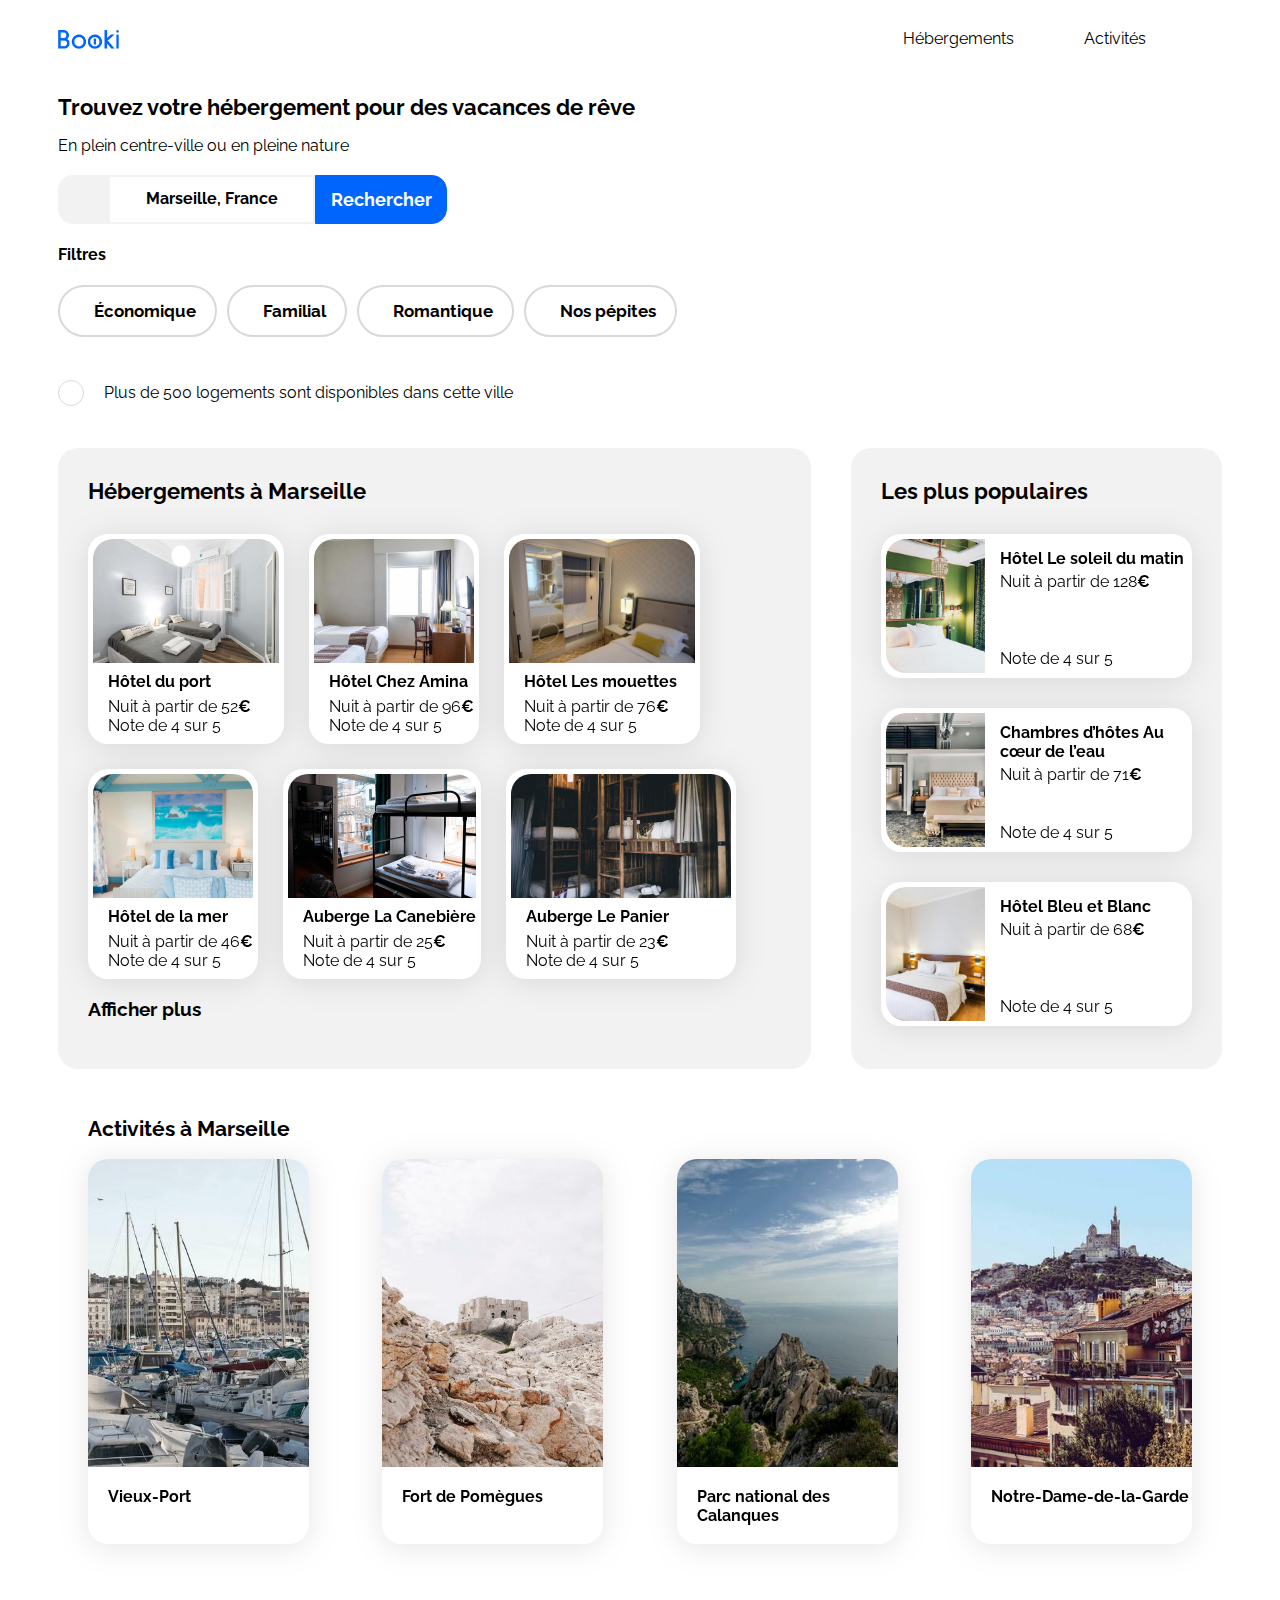
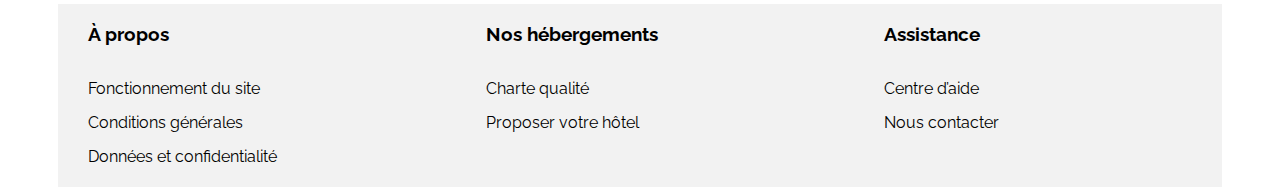
<file: index.html>
<!DOCTYPE html>
<html lang="fr">

<head>
    <meta charset="UTF-8">
    <meta name="viewport" content="width=device-width, initial-scale=1.0">
    <title>Booki</title>
    <link rel="preconnect" href="https://fonts.googleapis.com">
    <link rel="preconnect" href="https://fonts.gstatic.com" crossorigin>
    <link href="https://fonts.googleapis.com/css2?family=Raleway:wght@400;500;700&display=swap" rel="stylesheet">
    <link rel="stylesheet" href="https://cdnjs.cloudflare.com/ajax/libs/font-awesome/6.2.1/css/all.min.css"
        integrity="sha512-MV7K8+y+gLIBoVD59lQIYicR65iaqukzvf/nwasF0nqhPay5w/9lJmVM2hMDcnK1OnMGCdVK+iQrJ7lzPJQd1w=="
        crossorigin="anonymous" referrerpolicy="no-referrer">
    <link rel="stylesheet" href="./css/style.css">
</head>

<body>
    <div class="main-container">

        <!-- HEADER -->

        <header class="header-group">

            <div class="logo">
                <img src="images/logo/Booki.png" alt="Logo Booki">
            </div>

            <!-- MENU -->
            <nav class="menu-nav">

                <div class="links-bar">
                    <a class="links" href="#Hebergements">Hébergements</a>
                </div>

                <div class="links-bar">
                    <a class="links" href="#Activites">Activités</a>
                </div>
            </nav>
        </header>

        <main>

            <!-- INFO GROUP-->

            <div class="info-group">
                <h1 class="info-title">Trouvez votre hébergement pour des vacances de rêve</h1>
                <p>En plein centre-ville ou en pleine nature</p>

                <form class="searchBar">
                    <div class="search-icon">
                        <i class="fa-solid fa-location-dot localisation"></i>
                    </div>
                    <input type="text" name="text" class="searcForm" placeholder="Marseille, France">
                    <button class="button-glass">
                        <i class="fa-solid fa-magnifying-glass"></i>
                    </button>
                    <button class="searchButton">Rechercher</button>
                </form>


                <!-- FILTRES -->
                <div>
                    <h4>Filtres</h4>
                </div>

                <div class="filters">

                    <div>
                        <i class="fa-solid fa-money-bill-wave"></i>
                        Économique
                    </div>

                    <div>
                        <i class="fa-sharp fa-solid fa-person"></i>
                        Familial
                    </div>

                    <div>
                        <i class="fa-solid fa-heart"></i>
                        Romantique
                    </div>

                    <div>
                        <i class="fa-sharp fa-solid fa-fire"></i>
                        Nos pépites
                    </div>
                </div>

                <div class="info">
                    <div class="infoCircle">
                        <i class="fa-solid fa-info"></i>
                    </div>
                    <p>Plus de 500 logements sont disponibles dans cette ville</p>
                </div>
            </div>

            <!-- HEBERGEMENTS CARDS -->

            <div class="hebergements-and-populaires">
                <section class="hebergements">

                    <h2 class="section-title" id="Hebergements">Hébergements à Marseille</h2>

                    <div class="hebergements-cards">
                        <article class="card">
                            <a href="#">
                                <img src="./images/hebergements/fred-kleber.jpg"
                                    alt="Image de chambre d'hôtel avec lit double">
                                <div class="card-content">
                                    <div class="card-txt">
                                        <h3 class="card-title">Hôtel du port</h3>
                                        <p class="card-subtitle">Nuit à partir de 52<span class="euro">€</span></p>
                                    </div>
                                    <div class="card-rating">
                                        <i class="fa-xs fa-solid fa-star" aria-hidden="true"></i>
                                        <i class="fa-xs fa-solid fa-star" aria-hidden="true"></i>
                                        <i class="fa-xs fa-solid fa-star" aria-hidden="true"></i>
                                        <i class="fa-xs fa-solid fa-star" aria-hidden="true"></i>
                                        <i class="fa-xs fa-solid fa-star neutral-star" aria-hidden="true"></i>
                                        <span class="sr-only">Note de 4 sur 5</span>
                                    </div>
                                </div>
                            </a>
                        </article>

                        <article class="card">
                            <a href="#">
                                <img src="./images/hebergements/febrian-zakaria.jpg"
                                    alt="Image chambre d'hôtel avec lit double et bureau">
                                <div class="card-content">
                                    <div class="card-txt">
                                        <h3 class="card-title">Hôtel Chez Amina</h3>
                                        <p class="card-subtitle">Nuit à partir de 96<span class="euro">€</span></p>
                                    </div>
                                    <div class="card-rating">
                                        <i class="fa-xs fa-solid fa-star" aria-hidden="true"></i>
                                        <i class="fa-xs fa-solid fa-star" aria-hidden="true"></i>
                                        <i class="fa-xs fa-solid fa-star" aria-hidden="true"></i>
                                        <i class="fa-xs fa-solid fa-star" aria-hidden="true"></i>
                                        <i class="fa-xs fa-solid fa-star neutral-star" aria-hidden="true"></i>
                                        <span class="sr-only">Note de 4 sur 5</span>
                                    </div>
                                </div>
                            </a>
                        </article>

                        <article class="card">
                            <a href="#">
                                <img src="./images/hebergements/reisetopia.jpg"
                                    alt="Image de chambre d'hôtel avec un grand lit et une armoire muni d'un miroir">
                                <div class="card-content">
                                    <div class="card-txt">
                                        <h3 class="card-title">Hôtel Les mouettes</h3>
                                        <p class="card-subtitle">Nuit à partir de 76<span class="euro">€</span></p>
                                    </div>
                                    <div class="card-rating">
                                        <i class="fa-xs fa-solid fa-star" aria-hidden="true"></i>
                                        <i class="fa-xs fa-solid fa-star" aria-hidden="true"></i>
                                        <i class="fa-xs fa-solid fa-star" aria-hidden="true"></i>
                                        <i class="fa-xs fa-solid fa-star" aria-hidden="true"></i>
                                        <i class="fa-xs fa-solid fa-star neutral-star" aria-hidden="true"></i>
                                        <span class="sr-only">Note de 4 sur 5</span>
                                    </div>
                                </div>
                            </a>
                        </article>

                        <article class="card">
                            <a href="#">
                                <img src="./images/hebergements/annie-spratt.jpg"
                                    alt="Image de chambre d'hôtel avec grand lit et tableau de la mer">
                                <div class="card-content">
                                    <div class="card-txt">
                                        <h3 class="card-title">Hôtel de la mer</h3>
                                        <p class="card-subtitle">Nuit à partir de 46<span class="euro">€</span></p>
                                    </div>
                                    <div class="card-rating">
                                        <i class="fa-xs fa-solid fa-star" aria-hidden="true"></i>
                                        <i class="fa-xs fa-solid fa-star" aria-hidden="true"></i>
                                        <i class="fa-xs fa-solid fa-star" aria-hidden="true"></i>
                                        <i class="fa-xs fa-solid fa-star" aria-hidden="true"></i>
                                        <i class="fa-xs fa-solid fa-star neutral-star" aria-hidden="true"></i>
                                        <span class="sr-only">Note de 4 sur 5</span>
                                    </div>
                                </div>
                            </a>
                        </article>

                        <article class="card">
                            <a href="#">
                                <img src="./images/hebergements/marcus-loke.jpg"
                                    alt="Image de chambre d'hôtel avec un lit superposé et une fenêtre avec vue sur la ville">
                                <div class="card-content">
                                    <div class="card-txt">
                                        <h3 class="card-title">Auberge La Canebière</h3>
                                        <p class="card-subtitle">Nuit à partir de 25<span class="euro">€</span></p>
                                    </div>
                                    <div class="card-rating">
                                        <i class="fa-xs fa-solid fa-star" aria-hidden="true"></i>
                                        <i class="fa-xs fa-solid fa-star" aria-hidden="true"></i>
                                        <i class="fa-xs fa-solid fa-star" aria-hidden="true"></i>
                                        <i class="fa-xs fa-solid fa-star" aria-hidden="true"></i>
                                        <i class="fa-xs fa-solid fa-star neutral-star" aria-hidden="true"></i>
                                        <span class="sr-only">Note de 4 sur 5</span>
                                    </div>
                                </div>
                            </a>
                        </article>

                        <article class="card">
                            <a href="#">
                                <img src="./images/hebergements/nicate-lee.jpg"
                                    alt="Image de la chambre d'hôtel avec deux lits superposés">
                                <div class="card-content">
                                    <div class="card-txt">
                                        <h3 class="card-title">Auberge Le Panier</h3>
                                        <p class="card-subtitle">Nuit à partir de 23<span class="euro">€</span></p>
                                    </div>
                                    <div class="card-rating">
                                        <i class="fa-xs fa-solid fa-star" aria-hidden="true"></i>
                                        <i class="fa-xs fa-solid fa-star" aria-hidden="true"></i>
                                        <i class="fa-xs fa-solid fa-star" aria-hidden="true"></i>
                                        <i class="fa-xs fa-solid fa-star" aria-hidden="true"></i>
                                        <i class="fa-xs fa-solid fa-star neutral-star" aria-hidden="true"></i>
                                        <span class="sr-only">Note de 4 sur 5</span>
                                    </div>
                                </div>
                            </a>
                        </article>
                    </div>
                    <h3>Afficher plus</h3>
                </section>

                <!--LES PLUS POPULAIRE-->

                <section class="populaires" id="populaires">
                    <div class="populaires-title">
                        <h2 class="section-title">Les plus populaires</h2>
                        <i class="fa-solid fa-chart-line" aria-hidden="true"></i>
                    </div>
                    <div class="populaires-cards">
                        <a href="#">
                            <article class="card">
                                <img src="./images/hebergements/emile-guillemot.jpg"
                                    alt="Image de la chambre d'hôtel montrant un lit">
                                <div class="card-content">
                                    <div class="card-txt">
                                        <h3 class="card-title">Hôtel Le soleil du matin</h3>
                                        <p class="card-subtitle">Nuit à partir de 128<span class="euro">€</span></p>
                                    </div>
                                    <div class="card-rating">
                                        <i class="fa-xs fa-solid fa-star" aria-hidden="true"></i>
                                        <i class="fa-xs fa-solid fa-star" aria-hidden="true"></i>
                                        <i class="fa-xs fa-solid fa-star" aria-hidden="true"></i>
                                        <i class="fa-xs fa-solid fa-star" aria-hidden="true"></i>
                                        <i class="fa-xs fa-solid fa-star neutral-star" aria-hidden="true"></i>
                                        <span class="sr-only">Note de 4 sur 5</span>
                                    </div>
                                </div>
                            </article>
                        </a>

                        <a href="#">
                            <article class="card">
                                <img src="./images/hebergements/aw-creative.jpg"
                                    alt="Image de la chambre d'hôtel montrant un lit">
                                <div class="card-content">
                                    <div class="card-txt">
                                        <h3 class="card-title">Chambres d’hôtes Au cœur de l’eau</h3>
                                        <p class="card-subtitle">Nuit à partir de 71<span class="euro">€</span></p>
                                    </div>
                                    <div class="card-rating">
                                        <i class="fa-xs fa-solid fa-star" aria-hidden="true"></i>
                                        <i class="fa-xs fa-solid fa-star" aria-hidden="true"></i>
                                        <i class="fa-xs fa-solid fa-star" aria-hidden="true"></i>
                                        <i class="fa-xs fa-solid fa-star" aria-hidden="true"></i>
                                        <i class="fa-xs fa-solid fa-star neutral-star" aria-hidden="true"></i>
                                        <span class="sr-only">Note de 4 sur 5</span>
                                    </div>
                                </div>
                            </article>
                        </a>

                        <a href="#">
                            <article class="card">
                                <img src="./images/hebergements/febrian-zakaria2.jpg"
                                    alt="Image de la chambre d'hôtel montrant un lit">
                                <div class="card-content">
                                    <div class="card-txt">
                                        <h3 class="card-title">Hôtel Bleu et Blanc</h3>
                                        <p class="card-subtitle">Nuit à partir de 68<span class="euro">€</span></p>
                                    </div>
                                    <div class="card-rating">
                                        <i class="fa-xs fa-solid fa-star" aria-hidden="true"></i>
                                        <i class="fa-xs fa-solid fa-star" aria-hidden="true"></i>
                                        <i class="fa-xs fa-solid fa-star" aria-hidden="true"></i>
                                        <i class="fa-xs fa-solid fa-star" aria-hidden="true"></i>
                                        <i class="fa-xs fa-solid fa-star neutral-star" aria-hidden="true"></i>
                                        <span class="sr-only">Note de 4 sur 5</span>
                                    </div>
                                </div>
                            </article>
                        </a>
                    </div>
                </section>
            </div>
        </main>

        <!-- ACTIVITÉS -->

        <section>
            <div class="activitiesSection">

                <div>
                    <h2 id="Activites">Activités à Marseille</h2>
                </div>
                <div class="activitiesContent">
                    <div class="activitiesCards">
                        <a href="#">
                            <img src="images/activites/reno-laithienne.jpg" alt="Image du vieux port">
                            <div class="activitiesCards-elements">
                                <h3>Vieux-Port</h3>
                            </div>
                        </a>
                    </div>

                    <div class="activitiesCards">
                        <a href="#">
                            <img src="images/activites/paul-hermann.jpg" alt="Image du Fort de Pomègue">
                            <div class="activitiesCards-elements">
                                <h3>Fort de Pomègues</h3>
                            </div>
                        </a>
                    </div>

                    <div class="activitiesCards">
                        <a href="#">
                            <img src="images/activites/kilyan-sockalingum.jpg"
                                alt="Image du Parc nationnal des Calanques">
                            <div class="activitiesCards-elements">
                                <h3>Parc national des Calanques</h3>
                            </div>
                        </a>
                    </div>
                    <div class="activitiesCards">
                        <a href="#">
                            <img src="images/activites/florian-wehde.jpg" alt="Image de Notre-Dame-de-la-Garde">
                            <div class="activitiesCards-elements">
                                <h3>Notre-Dame-de-la-Garde</h3>
                            </div>
                        </a>
                    </div>
                </div>
            </div>
        </section>

        <!-- FOOTER -->

        <footer>
            <div>
                <h3>À propos</h3>
                <ul>
                    <li><a href="#">Fonctionnement du site</a></li>
                    <li><a href="#">Conditions générales </a></li>
                    <li><a href="#">Données et confidentialité</a></li>
                </ul>
            </div>

            <div>
                <h3>Nos hébergements</h3>
                <ul>
                    <li><a href="#">Charte qualité</a></li>
                    <li><a href="#">Proposer votre hôtel</a></li>
                </ul>
            </div>
            <div>
                <h3>Assistance</h3>
                <ul>
                    <li><a href="#">Centre d’aide</a></li>
                    <li><a href="#">Nous contacter</a></li>
                </ul>
            </div>
        </footer>
    </div>
</body>

</html>
</file>
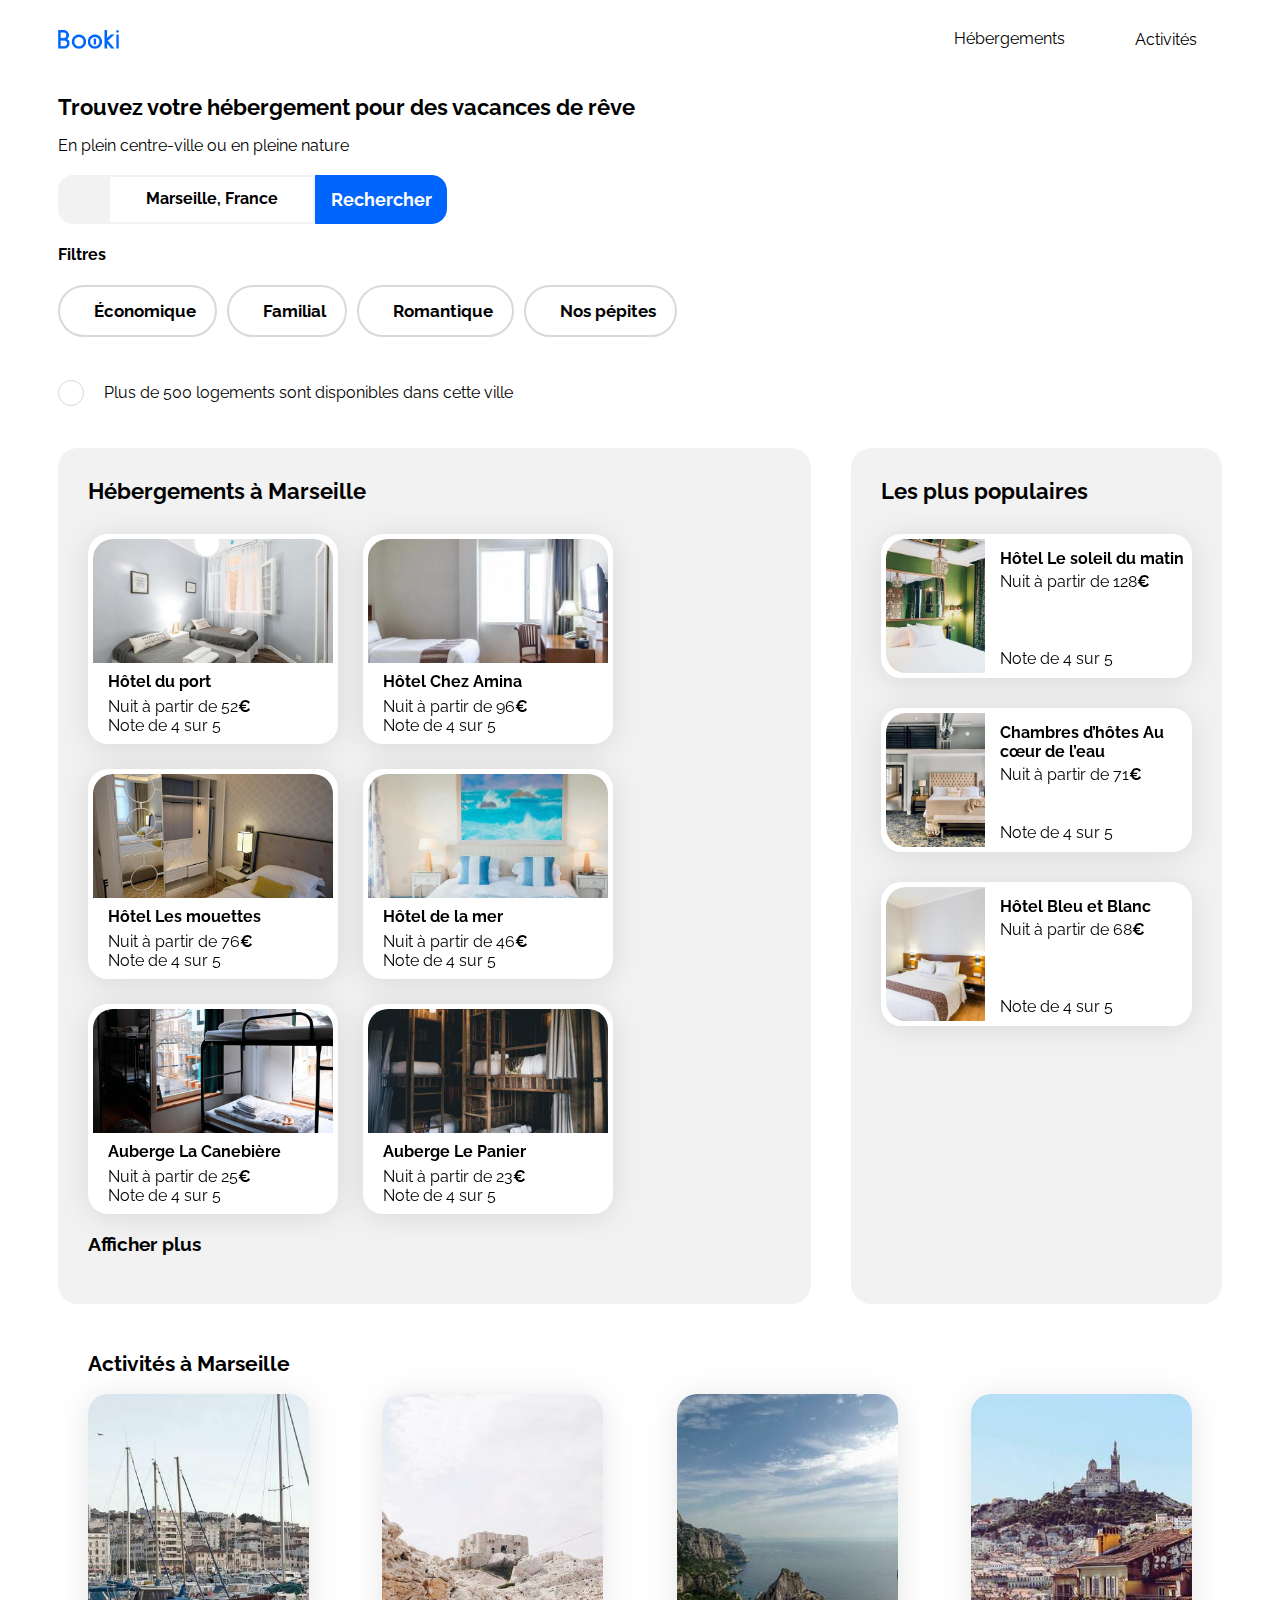
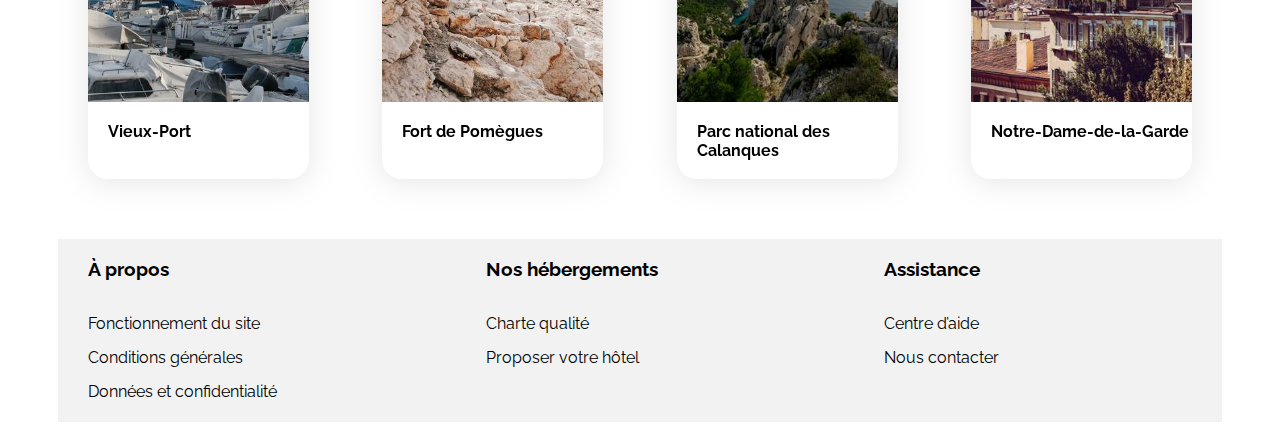
<file: Agence de Voyage/index.html>
<!DOCTYPE html>
<html lang="fr">

<head>
  <meta charset="UTF-8">
  <meta name="viewport" content="width=device-width, initial-scale=1.0">
  <title>Booki</title>
  <link rel="preconnect" href="https://fonts.googleapis.com">
  <link rel="preconnect" href="https://fonts.gstatic.com" crossorigin>
  <link href="https://fonts.googleapis.com/css2?family=Raleway:wght@400;500;700&display=swap" rel="stylesheet">
  <link rel="stylesheet" href="https://cdnjs.cloudflare.com/ajax/libs/font-awesome/6.2.1/css/all.min.css"
    integrity="sha512-MV7K8+y+gLIBoVD59lQIYicR65iaqukzvf/nwasF0nqhPay5w/9lJmVM2hMDcnK1OnMGCdVK+iQrJ7lzPJQd1w=="
    crossorigin="anonymous" referrerpolicy="no-referrer">
  <link rel="stylesheet" href="./css/style.css">
</head>

<body>
<div class="main-container">   

    <!-- HEADER -->

<header class="header-group">

<div class="logo">
    <img src="images/logo/Booki.png" alt="Logo Booki">
</div>

      <!-- MENU -->
<nav class="menu-nav">

<div class="links-bar">
    <a class="links" href="#Hebergements">Hébergements</a>
</div>

<div class="links-bar">
    <a class="likns" href="#Activites">Activités</a>
</div>
</nav>
</header>

<main>
  
         <!-- INFO GROUP-->

<div class="info-group">
    <h1 class="info-title">Trouvez votre hébergement pour des vacances de rêve</h1>
    <p>En plein centre-ville ou en pleine nature</p>

<form class="searchBar"> 
<div class="search-icon">
    <i class="fa-solid fa-location-dot localisation"></i>
</div>
    <input type="text" name="text" class="searcForm" placeholder="Marseille, France">
    <button class="button-glass">
    <i class="fa-solid fa-magnifying-glass"></i>
    </button>
    <button class="searchButton">Rechercher</button>
</form>
 

        <!-- FILTRES -->
<div>
    <h4>Filtres</h4>
</div>

<div class="filters">

<div>
    <i class="fa-solid fa-money-bill-wave"></i>
    Économique
</div>

<div>
    <i class="fa-sharp fa-solid fa-person"></i>
    Familial
</div>

<div>
    <i class="fa-solid fa-heart"></i>
    Romantique
</div>

<div>
    <i class="fa-sharp fa-solid fa-fire"></i>
    Nos pépites
</div>
</div>
      
<div class="info">
<div class="infoCircle">
    <i class="fa-solid fa-info"></i>
</div>
    <p>Plus de 500 logements sont disponibles dans cette ville</p>
</div>
</div>

      <!-- HEBERGEMENTS CARDS -->

<div class="hebergements-and-populaires">
<section class="hebergements">

<h2 class="section-title" id="Hebergements">Hébergements à Marseille</h2>

<div class="hebergements-cards">
<article class="card">
<a href="#">
    <img src="./images/hebergements/fred-kleber.jpg" alt="Image de chambre d'hôtel avec lit double">
<div class="card-content">
<div class="card-txt">
    <h3 class="card-title">Hôtel du port</h3>
    <p class="card-subtitle">Nuit à partir de 52<span class="euro">€</span></p>
</div>
<div class="card-rating">
    <i class="fa-xs fa-solid fa-star" aria-hidden="true"></i>
    <i class="fa-xs fa-solid fa-star" aria-hidden="true"></i>
    <i class="fa-xs fa-solid fa-star" aria-hidden="true"></i>
    <i class="fa-xs fa-solid fa-star" aria-hidden="true"></i>
    <i class="fa-xs fa-solid fa-star neutral-star" aria-hidden="true"></i>
    <span class="sr-only">Note de 4 sur 5</span>
</div>
</div>
</a>
</article>

<article class="card"> 
<a href="#">
    <img src="./images/hebergements/febrian-zakaria.jpg" alt="Image chambre d'hôtel avec lit double et bureau">
<div class="card-content">
<div class="card-txt">
    <h3 class="card-title">Hôtel Chez Amina</h3>
    <p class="card-subtitle">Nuit à partir de 96<span class="euro">€</span></p>
</div>
<div class="card-rating">
    <i class="fa-xs fa-solid fa-star" aria-hidden="true"></i>
    <i class="fa-xs fa-solid fa-star" aria-hidden="true"></i>
    <i class="fa-xs fa-solid fa-star" aria-hidden="true"></i>
    <i class="fa-xs fa-solid fa-star" aria-hidden="true"></i>
    <i class="fa-xs fa-solid fa-star neutral-star" aria-hidden="true"></i>
    <span class="sr-only">Note de 4 sur 5</span>
</div>
</div>
</a>
</article>

<article class="card">
<a href="#">
    <img src="./images/hebergements/reisetopia.jpg" alt="Image de chambre d'hôtel avec un grand lit et une armoire muni d'un miroir">
<div class="card-content">
<div class="card-txt">
    <h3 class="card-title">Hôtel Les mouettes</h3>
    <p class="card-subtitle">Nuit à partir de 76<span class="euro">€</span></p>
</div>
<div class="card-rating">
    <i class="fa-xs fa-solid fa-star" aria-hidden="true"></i>
    <i class="fa-xs fa-solid fa-star" aria-hidden="true"></i>
    <i class="fa-xs fa-solid fa-star" aria-hidden="true"></i>
    <i class="fa-xs fa-solid fa-star" aria-hidden="true"></i>
    <i class="fa-xs fa-solid fa-star neutral-star" aria-hidden="true"></i>
    <span class="sr-only">Note de 4 sur 5</span>
</div>
</div>
</a>
</article>

<article class="card"> 
<a href="#">
    <img src="./images/hebergements/annie-spratt.jpg" alt="Image de chambre d'hôtel avec grand lit et tableau de la mer">
<div class="card-content">
<div class="card-txt">
    <h3 class="card-title">Hôtel de la mer</h3>
    <p class="card-subtitle">Nuit à partir de 46<span class="euro">€</span></p>
</div>
<div class="card-rating">
    <i class="fa-xs fa-solid fa-star" aria-hidden="true"></i>
    <i class="fa-xs fa-solid fa-star" aria-hidden="true"></i>
    <i class="fa-xs fa-solid fa-star" aria-hidden="true"></i>
    <i class="fa-xs fa-solid fa-star" aria-hidden="true"></i>
    <i class="fa-xs fa-solid fa-star neutral-star" aria-hidden="true"></i>
    <span class="sr-only">Note de 4 sur 5</span>
</div>
</div>
</a>
</article>

<article class="card">
<a href="#">
    <img src="./images/hebergements/marcus-loke.jpg" alt="Image de chambre d'hôtel avec un lit superposé et une fenêtre avec vue sur la ville">
<div class="card-content">
<div class="card-txt">
    <h3 class="card-title">Auberge La Canebière</h3>
    <p class="card-subtitle">Nuit à partir de 25<span class="euro">€</span></p>
</div>
<div class="card-rating">
    <i class="fa-xs fa-solid fa-star" aria-hidden="true"></i>
    <i class="fa-xs fa-solid fa-star" aria-hidden="true"></i>
    <i class="fa-xs fa-solid fa-star" aria-hidden="true"></i>
    <i class="fa-xs fa-solid fa-star" aria-hidden="true"></i>
    <i class="fa-xs fa-solid fa-star neutral-star" aria-hidden="true"></i>
    <span class="sr-only">Note de 4 sur 5</span>
</div>
</div>
</a>
</article>

<article class="card">
<a href="#">
    <img src="./images/hebergements/nicate-lee.jpg" alt="Image de la chambre d'hôtel avec deux lits superposés">
<div class="card-content">
<div class="card-txt">
    <h3 class="card-title">Auberge Le Panier</h3>
    <p class="card-subtitle">Nuit à partir de 23<span class="euro">€</span></p>
</div>
<div class="card-rating">
    <i class="fa-xs fa-solid fa-star" aria-hidden="true"></i>
    <i class="fa-xs fa-solid fa-star" aria-hidden="true"></i>
    <i class="fa-xs fa-solid fa-star" aria-hidden="true"></i>
    <i class="fa-xs fa-solid fa-star" aria-hidden="true"></i>
    <i class="fa-xs fa-solid fa-star neutral-star" aria-hidden="true"></i>
    <span class="sr-only">Note de 4 sur 5</span>
</div>
</div>
</a>
</article>
</div>
    <h3>Afficher plus</h3>
</section>

        <!--LES PLUS POPULAIRE-->

<section class="populaires" id="populaires">
<div class="populaires-title">
    <h2 class="section-title">Les plus populaires</h2>
    <i class="fa-solid fa-chart-line" aria-hidden="true"></i>
</div>
<div class="populaires-cards">
<a href="#">
<article class="card">
    <img src="./images/hebergements/emile-guillemot.jpg" alt="Image de la chambre d'hôtel montrant un lit">
<div class="card-content">
<div class="card-txt">
    <h3 class="card-title">Hôtel Le soleil du matin</h3>
    <p class="card-subtitle">Nuit à partir de 128<span class="euro">€</span></p>
</div>
<div class="card-rating">
    <i class="fa-xs fa-solid fa-star" aria-hidden="true"></i>
    <i class="fa-xs fa-solid fa-star" aria-hidden="true"></i>
    <i class="fa-xs fa-solid fa-star" aria-hidden="true"></i>
    <i class="fa-xs fa-solid fa-star" aria-hidden="true"></i>
    <i class="fa-xs fa-solid fa-star neutral-star" aria-hidden="true"></i>
    <span class="sr-only">Note de 4 sur 5</span>
</div>
</div>
</article>
</a>

<a href="#">
<article class="card">
    <img src="./images/hebergements/aw-creative.jpg" alt="Image de la chambre d'hôtel montrant un lit">
<div class="card-content">
<div class="card-txt">
    <h3 class="card-title">Chambres d’hôtes Au cœur de l’eau</h3>
    <p class="card-subtitle">Nuit à partir de 71<span class="euro">€</span></p>
</div>
<div class="card-rating">
    <i class="fa-xs fa-solid fa-star" aria-hidden="true"></i>
    <i class="fa-xs fa-solid fa-star" aria-hidden="true"></i>
    <i class="fa-xs fa-solid fa-star" aria-hidden="true"></i>
    <i class="fa-xs fa-solid fa-star" aria-hidden="true"></i>
    <i class="fa-xs fa-solid fa-star neutral-star" aria-hidden="true"></i>
    <span class="sr-only">Note de 4 sur 5</span>
</div>
</div>
</article>
</a>

<a href="#">
<article class="card">
    <img src="./images/hebergements/febrian-zakaria2.jpg" alt="Image de la chambre d'hôtel montrant un lit">
<div class="card-content">
<div class="card-txt">
    <h3 class="card-title">Hôtel Bleu et Blanc</h3>
    <p class="card-subtitle">Nuit à partir de 68<span class="euro">€</span></p>
</div>
<div class="card-rating">
    <i class="fa-xs fa-solid fa-star" aria-hidden="true"></i>
    <i class="fa-xs fa-solid fa-star" aria-hidden="true"></i>
    <i class="fa-xs fa-solid fa-star" aria-hidden="true"></i>
    <i class="fa-xs fa-solid fa-star" aria-hidden="true"></i>
    <i class="fa-xs fa-solid fa-star neutral-star" aria-hidden="true"></i>
    <span class="sr-only">Note de 4 sur 5</span>
</div>
</div>
</article>
</a>
</div>
</section>
</div>
</main>

    <!-- ACTIVITÉS -->

<section>
<div class="activitiesSection">

<div>
    <h2 id="Activites">Activités à Marseille</h2>
</div>
<div class="activitiesContent">
<div class="activitiesCards">
<a href="#">
    <img src="images/activites/reno-laithienne.jpg" alt="Image du vieux port">
<div class="activitiesCards-elements">
    <h3>Vieux-Port</h3>
</div>
</a>
</div>

<div class="activitiesCards">
<a href="#">
    <img src="images/activites/paul-hermann.jpg" alt="Image du Fort de Pomègue">
<div class="activitiesCards-elements">
    <h3>Fort de Pomègues</h3>
</div>
</a>
</div>

<div class="activitiesCards">
<a href="#">
    <img src="images/activites/kilyan-sockalingum.jpg" alt="Image du Parc nationnal des Calanques">
<div class="activitiesCards-elements">
    <h3>Parc national des Calanques</h3>
</div>
</a>
</div>
<div class="activitiesCards">
<a href="#">
    <img src="images/activites/florian-wehde.jpg" alt="Image de Notre-Dame-de-la-Garde">
<div class="activitiesCards-elements">
    <h3>Notre-Dame-de-la-Garde</h3>
</div>
</a>
</div>
</div>
</div>
</section>

    <!-- FOOTER -->

<footer>
<div>
    <h3>À propos</h3>
    <ul>
        <li><a href="#">Fonctionnement du site</a></li>
        <li><a href="#">Conditions générales </a></li>
        <li><a href="#">Données et confidentialité</a></li>
    </ul>
</div>

<div>
    <h3>Nos hébergements</h3>
    <ul>
        <li><a href="#">Charte qualité</a></li>
        <li><a href="#">Proposer votre hôtel</a></li>
    </ul>
</div>
<div>
    <h3>Assistance</h3>
    <ul>
        <li><a href="#">Centre d’aide</a></li>
        <li><a href="#">Nous contacter</a></li>
    </ul>
</div>
</footer>
</div>
</body>

</html>
</file>
<file: css/style.css>
/****** General ***********/
* {
font-family: "Raleway", sans-serif;
}

:root {
--main-color: #0065fc;
--main-bg-color: #f2f2f2;
--filter-bg-color: #deebff;
}

.fa-solid {
color: var(--main-color);
}

body {
display: flex;
justify-content: center;
margin-top: 0px;
}
  
.main-container {
width: 100%;
max-width: 1440px;
padding: 0 50px;
box-sizing: border-box;
} 

.section-title {
margin: 0;
font-size: 22px;
}
  
.card {
background-color: white;
border-radius: 20px;
padding: 5px;
filter: drop-shadow(0px 3px 15px rgba(0, 0, 0, 0.1));
}

.card img {
object-fit: cover;
}
  
.card-title {
font-size: 16px;
}

.euro {
font-weight: 700;
}

.neutral-star {
color: var(--main-bg-color);
}

/* HEADER */
header {
height: 79px;
}

.header-group {
display: flex;
flex-direction: row;
justify-content: space-between;
}

.logo {
display: flex;
align-items: center;
}

.logo img {
width: 61.09px;
height: 19px;
} 

/* MENU */
.menu-nav {
display: flex;
align-items: center;
padding: 0px 25px;
gap: 68px;
}
  
.links {
width: 113px;
height: 21px;
}
    
a {
text-decoration: none; color: black;
}
a:hover {
color: #0065FC;
}
    
.links-bar {
display: flex;
justify-content: center;
width: 50%;
align-items: end;
}
.links-bar:hover {
border-top: #0065FC 3px solid;
}

/* INFO GROUP */
.info-title {
font-size: 22px;
}
.searchBar {
display: flex;
flex-direction: row;
justify-content: flex-start;
margin-top: 20px;
margin-bottom: 20px;
}

.searchBar input {
border: none;
border: 2px solid #F2F2F2;
width: 199px;
height: 43px;
}

.search-icon {
width: 50px;
height: 49px;
background-color: var(--main-bg-color);
border-radius: 15px 0px 0px 15px;
align-items: center;
display: flex;
justify-content: center;
}
.search-icon i {
color: black;
}

.searcForm input {
height: 49px;
text-align: center;
font-weight: bold;
width: 245px;
border: 2px solid #F2F2F2;
}

::placeholder {
font-weight: 700;
font-size: 16px;
line-height: 21px;
text-align: center;
color: black;
font-family: 'Raleway', sans-serif;
}

.button-glass {
display: none;
}

.searchButton {
height: 49px;
width: 132px;
text-align: center;
border-radius: 0px 15px 15px 0px;
background-color: #0065FC;
color: white;
border: 1px solid #0065FC;
cursor: pointer;
font-family: 'Raleway', sans-serif;
font-size: 18px;
font-weight: 700;
line-height: 21px;
}

/* FILTRES */

.filters {
display: flex;
flex-direction: row;
align-items: center;
gap: 10px;
cursor: pointer;
margin-bottom: 30px;
font-weight: 700;
font-size: 17px;
}
      
.filters div {
display: flex;
flex-direction: row;
justify-content: space-around;
border: 2px solid #d9d9d9;
border-radius: 50px;
align-items: center;
padding: 4px 19px;
gap: 15px;
height: 40px;
}
      
.filters div:hover {
background-color: #deebff;
}

.info {
display: flex;
align-items: center;
gap: 10px;
}
  
.infoCircle {
background: white;
border: 1px solid #d9d9d9;
border-radius: 100%;
width: 24px;
height: 24px;
font-size: 16px;
justify-content: center;
display: flex;
align-items: center;
margin-right: 10px; 
}

/****** Hebergements And Populaires ***********/

.hebergements-and-populaires {
display: flex;
margin-top: 30px;
gap: 40px;
}

.hebergements-and-populaires section {
background-color: var(--main-bg-color);
border-radius: 20px;
padding: 30px;
box-sizing: border-box;
}  

.hebergements-and-populaires a,
.activitiesContent a {
color: black;
}
  
/****** Hebergements ***********/

.hebergements {
width: 65%;
}

.hebergements-cards {
display: flex;
flex-direction: row;
margin-top: 30px;
flex-wrap: wrap;
gap: 25px;
}
  
.hebergements-cards .card {
width: 28x;
height: 200px;
}
  
.hebergements-cards img {
width: 100%;
height: 124px;
border-top-left-radius: 20px;
border-top-right-radius: 20px;
}
  
.hebergements-cards .card-content {
padding-left: 15px;
display: flex;
flex-direction: column;
box-sizing: border-box;
}
  
.hebergements-cards .card-title {
margin-top: 5px;
margin-bottom: 6px;
}
  
.hebergements-cards .card-subtitle {
margin: 0;
}
  
.hebergements-cards .card-rating {
margin-bottom: 5px;
}

/****** Populaires ***********/

.populaires {
width: 32%;
}
  
.populaires-title {
display: flex;
justify-content: space-between;
align-items: center;
}
  
.populaires-cards .card {
display: flex;
margin-top: 30px;
}
  
.populaires-cards img {
width: 33%;
height: 134px;
border-top-left-radius: 20px;
border-bottom-left-radius: 20px;
}
  
.populaires-cards .card-content {
width: 67%;
padding-left: 15px;
display: flex;
flex-direction: column;
justify-content: space-between;
box-sizing: border-box;
}
  
.populaires-cards .card-title {
margin-top: 10px;
margin-bottom: 4px;
}
  
.populaires-cards .card-subtitle {
margin: 0;
}
  
.populaires-cards .card-rating {
margin-bottom: 5px;
}

/* ACTIVITÉS */

.activitiesSection {
padding: 30px;
font-size: 14px;
}

.activitiesContent {
display: flex;
justify-content: space-between;
flex-wrap: nowrap;
}

.activitiesContent img {
width: 100%;
height: 80%;
border-top-left-radius: 20px;
border-top-right-radius: 20px;
object-fit: cover;
}

.activitiesCards {
border-radius: 20px;
filter: drop-shadow(0px 3px 15px rgba(0, 0, 0, 0.1));
background-color: #ffffff;
width: 20%;
}

.activitiesCards-elements { 
padding-left: 20px;
border-bottom-left-radius: 20px;
border-bottom-right-radius: 20px;
}

/* FOOTER */

footer {
display: flex;
background-color: #f2f2f2;
height: 163px;
margin-top: 30px;
justify-content: flex-start;
gap: 30px;
padding-bottom: 20px;
}
  
footer a {
color: black;
}
  
footer div {
padding-left: 30px;
width: 50%;
}
  
ul {
padding-left: 0px;
}
  
li {
list-style: none;
padding-top: 15px;
}


/* Le code ci-dessous correspond à la version responsive uniquement */
  
/****** Media queries **************/
/* Medium devices (tablets, less/equal than 1024px) */
  
@media screen and (min-width: 768px) and (max-width: 1024px) {
 
.hebergements-and-populaires {
flex-direction: column;
}

.hebergements {
width: 100%;
}

.hebergements-cards {
justify-content: space-between;
}

.nav {
width: 13rem;
}  

.populaires {
width: 100%;
}
  
.populaires-cards {
display: flex;
flex-direction: row;
flex-wrap: wrap;
justify-content: space-between;
}
  
.populaires-cards .card {
width: 15rem;
}
  
.populaires-cards .card-title {
font-size: 14px;
}
  
.populaires-cards .card-subtitle {
font-size: 13px;
}

.activitiesContent img {
width: 100%;
height: 180px;
object-fit: cover;
}

}
  
/* Small devices (phones, less than 768px) FORMAT MOBILE */

@media screen and (min-width: 320px) and (max-width: 767.98px) {

body {
margin: 0%;
margin-top: 30px;
}
  
.main-container {
padding: 0%;
}
  
.header-group {
flex-direction: column;
align-items: center;
}
  
.menu-nav {
flex-direction: row;
width: 100%;
}
  
.links div {
width: 60%;
text-align: center;
padding-bottom: 15px;
}
  
.links div:hover {
border-bottom: solid var(--main-color);
border-top: none;
}
  
.hebergements-cards .card,
.activitiesSection {
width: 100%;
}
  
.hebergements-and-populaires {
flex-direction: column-reverse;
}
  
.hebergements-and-populaires section {
border-radius: 0%;
background-color: white;
width: 100%;
}
  
.populaires-cards {
flex-direction: column;
}
  
#populaires {
background-color: var(--main-bg-color);
}
  
.filters {
flex-direction: row;
flex-wrap: wrap;
gap: 10px;
}
  
.filters div {
width: 35%;
font-size: 13px;
justify-content: flex-start;
}
  
.info-group {
padding: 0 30px;
box-sizing: border-box;
}

.infoCircle {
width: 20px;
height: 16px;
}

.searchBar {
display: flex;
flex-direction: row;
justify-content: center;
}

.searchBar input {
width: 100%;
}

.activitiesContent {
flex-direction: column;
gap: 30px;
}
      
.activitiesContent img {
height: 124px;
object-fit: cover;
width: 100%;
}
      
.activitiesCards {
width: 100%;
}
      
.activitiesSection {
padding: 30px;
box-sizing: border-box;
} 

footer {
display: block;
height: fit-content;
padding-top: 10px;
}

ul li {
display: inline-block;
white-space: nowrap;
margin-right: 20px;
width : 28%;
}

/* BUTTON-GLASS */

.button-glass {
height: 49px;
width: 49px;
background: var(--main-color);
border-radius: 15px;
text-align: center;
background-color: var(--main-color);
color: white;
border: solid 1px var(--main-color);
display: block;
cursor: pointer;
}
  
.button-glass i {
color: white;
}
  
.searchButton {
display: none;
}
}
</file>
<file: Agence de Voyage/css/style.css>
/****** General ***********/
* {
font-family: "Raleway", sans-serif;
}

:root {
--main-color: #0065fc;
--main-bg-color: #f2f2f2;
--filter-bg-color: #deebff;
}

.fa-solid {
color: var(--main-color);
}

body {
display: flex;
justify-content: center;
margin-top: 0px;
}
  
.main-container {
width: 100%;
max-width: 1440px;
padding: 0 50px;
box-sizing: border-box;
} 

.section-title {
margin: 0;
font-size: 22px;
}
  
.card {
background-color: white;
border-radius: 20px;
padding: 5px;
filter: drop-shadow(0px 3px 15px rgba(0, 0, 0, 0.1));
}

.card img {
object-fit: cover;
}
  
.card-title {
font-size: 16px;
}

.euro {
font-weight: 700;
}

.neutral-star {
color: var(--main-bg-color);
}

/* HEADER */
header {
height: 79px;
}

.header-group {
display: flex;
flex-direction: row;
justify-content: space-between;
}

.logo {
display: flex;
align-items: center;
}

.logo img {
width: 61.09px;
height: 19px;
} 

/* MENU */
.menu-nav {
display: flex;
align-items: center;
padding: 0px 25px;
gap: 68px;
}
  
.links {
width: 113px;
height: 21px;
}
    
a {
text-decoration: none; color: black;
}
a:hover {
color: #0065FC;
}
    
.links-bar {
display: flex;
justify-content: center;
width: 50%;
align-items: end;
}
.links-bar:hover {
border-top: #0065FC 3px solid;
}

/* INFO GROUP */
.info-title {
font-size: 22px;
}
.searchBar {
display: flex;
flex-direction: row;
justify-content: flex-start;
margin-top: 20px;
margin-bottom: 20px;
}

.searchBar input {
border: none;
border: 2px solid #F2F2F2;
width: 199px;
height: 43px;
}

.search-icon {
width: 50px;
height: 49px;
background-color: var(--main-bg-color);
border-radius: 15px 0px 0px 15px;
align-items: center;
display: flex;
justify-content: center;
}
.search-icon i {
color: black;
}

.searcForm input {
height: 49px;
text-align: center;
font-weight: bold;
width: 245px;
border: 2px solid #F2F2F2;
}

::placeholder {
font-weight: 700;
font-size: 16px;
line-height: 21px;
text-align: center;
color: black;
font-family: 'Raleway', sans-serif;
}

.button-glass {
display: none;
}

.searchButton {
height: 49px;
width: 132px;
text-align: center;
border-radius: 0px 15px 15px 0px;
background-color: #0065FC;
color: white;
border: 1px solid #0065FC;
cursor: pointer;
font-family: 'Raleway', sans-serif;
font-size: 18px;
font-weight: 700;
line-height: 21px;
}

/* FILTRES */

.filters {
display: flex;
flex-direction: row;
align-items: center;
gap: 10px;
cursor: pointer;
margin-bottom: 30px;
font-weight: 700;
font-size: 17px;
}
      
.filters div {
display: flex;
flex-direction: row;
justify-content: space-around;
border: 2px solid #d9d9d9;
border-radius: 50px;
align-items: center;
padding: 4px 19px;
gap: 15px;
height: 40px;
}
      
.filters div:hover {
background-color: #deebff;
}

.info {
display: flex;
align-items: center;
gap: 10px;
}
  
.infoCircle {
background: white;
border: 1px solid #d9d9d9;
border-radius: 100%;
width: 24px;
height: 24px;
font-size: 16px;
justify-content: center;
display: flex;
align-items: center;
margin-right: 10px; 
}

/****** Hebergements And Populaires ***********/

.hebergements-and-populaires {
display: flex;
margin-top: 30px;
gap: 40px;
}

.hebergements-and-populaires section {
background-color: var(--main-bg-color);
border-radius: 20px;
padding: 30px;
box-sizing: border-box;
}  

.hebergements-and-populaires a,
.activitiesContent a {
color: black;
}
  
/****** Hebergements ***********/

.hebergements {
width: 65%;
}

.hebergements-cards {
display: flex;
flex-direction: row;
margin-top: 30px;
flex-wrap: wrap;
gap: 25px;
}
  
.hebergements-cards .card {
width: 240px;
height: 200px;
}
  
.hebergements-cards img {
width: 100%;
height: 124px;
border-top-left-radius: 20px;
border-top-right-radius: 20px;
}
  
.hebergements-cards .card-content {
padding-left: 15px;
display: flex;
flex-direction: column;
box-sizing: border-box;
}
  
.hebergements-cards .card-title {
margin-top: 5px;
margin-bottom: 6px;
}
  
.hebergements-cards .card-subtitle {
margin: 0;
}
  
.hebergements-cards .card-rating {
margin-bottom: 5px;
}

/****** Populaires ***********/

.populaires {
width: 32%;
}
  
.populaires-title {
display: flex;
justify-content: space-between;
align-items: center;
}
  
.populaires-cards .card {
display: flex;
margin-top: 30px;
}
  
.populaires-cards img {
width: 33%;
height: 134px;
border-top-left-radius: 20px;
border-bottom-left-radius: 20px;
}
  
.populaires-cards .card-content {
width: 67%;
padding-left: 15px;
display: flex;
flex-direction: column;
justify-content: space-between;
box-sizing: border-box;
}
  
.populaires-cards .card-title {
margin-top: 10px;
margin-bottom: 4px;
}
  
.populaires-cards .card-subtitle {
margin: 0;
}
  
.populaires-cards .card-rating {
margin-bottom: 5px;
}

/* ACTIVITÉS */

.activitiesSection {
padding: 30px;
font-size: 14px;
}

.activitiesContent {
display: flex;
justify-content: space-between;
flex-wrap: nowrap;
}

.activitiesContent img {
width: 100%;
height: 80%;
border-top-left-radius: 20px;
border-top-right-radius: 20px;
object-fit: cover;
}

.activitiesCards {
border-radius: 20px;
filter: drop-shadow(0px 3px 15px rgba(0, 0, 0, 0.1));
background-color: #ffffff;
width: 20%;
}

.activitiesCards-elements { 
padding-left: 20px;
border-bottom-left-radius: 20px;
border-bottom-right-radius: 20px;
}

/* FOOTER */

footer {
display: flex;
background-color: #f2f2f2;
height: 163px;
margin-top: 30px;
justify-content: flex-start;
gap: 30px;
padding-bottom: 20px;
}
  
footer a {
color: black;
}
  
footer div {
padding-left: 30px;
width: 50%;
}
  
ul {
padding-left: 0px;
}
  
li {
list-style: none;
padding-top: 15px;
}


/* Le code ci-dessous correspond à la version responsive uniquement */
  
/****** Media queries **************/
/* Medium devices (tablets, less/equal than 1024px) */
  
@media screen and (min-width: 768px) and (max-width: 1024px) {
 
.hebergements-and-populaires {
flex-direction: column;
}

.hebergements {
width: 100%;
}

.hebergements-cards {
justify-content: space-between;
}

.nav {
width: 13rem;
}  

.populaires {
width: 100%;
}
  
.populaires-cards {
display: flex;
flex-direction: row;
flex-wrap: wrap;
justify-content: space-between;
}
  
.populaires-cards .card {
width: 15rem;
}
  
.populaires-cards .card-title {
font-size: 14px;
}
  
.populaires-cards .card-subtitle {
font-size: 13px;
}

.activitiesContent img {
width: 100%;
height: 180px;
object-fit: cover;
}

}
  
/* Small devices (phones, less than 768px) FORMAT MOBILE */

@media screen and (min-width: 320px) and (max-width: 767.98px) {

body {
margin: 0%;
margin-top: 30px;
}
  
.main-container {
padding: 0%;
}
  
.header-group {
flex-direction: column;
align-items: center;
}
  
.menu-nav {
flex-direction: row;
width: 100%;
}
  
.links div {
width: 60%;
text-align: center;
padding-bottom: 15px;
}
  
.links div:hover {
border-bottom: solid var(--main-color);
border-top: none;
}
  
.hebergements-cards .card,
.activitiesSection {
width: 100%;
}
  
.hebergements-and-populaires {
flex-direction: column-reverse;
}
  
.hebergements-and-populaires section {
border-radius: 0%;
background-color: white;
width: 100%;
}
  
.populaires-cards {
flex-direction: column;
}
  
#populaires {
background-color: var(--main-bg-color);
}
  
.filters {
flex-direction: row;
flex-wrap: wrap;
gap: 10px;
}
  
.filters div {
width: 35%;
font-size: 13px;
justify-content: flex-start;
}
  
.info-group {
padding: 0 30px;
box-sizing: border-box;
}

.infoCircle {
width: 20px;
height: 16px;
}

.searchBar {
display: flex;
flex-direction: row;
justify-content: center;
}

.searchBar input {
width: 100%;
}

.activitiesContent {
flex-direction: column;
gap: 30px;
}
      
.activitiesContent img {
height: 124px;
object-fit: cover;
width: 100%;
}
      
.activitiesCards {
width: 100%;
}
      
.activitiesSection {
padding: 30px;
box-sizing: border-box;
} 

footer {
display: block;
height: fit-content;
padding-top: 10px;
}

ul li {
display: inline-block;
white-space: nowrap;
margin-right: 20px;
}

/* BUTTON-GLASS */

.button-glass {
height: 49px;
width: 49px;
background: var(--main-color);
border-radius: 15px;
text-align: center;
background-color: var(--main-color);
color: white;
border: solid 1px var(--main-color);
display: block;
cursor: pointer;
}
  
.button-glass i {
color: white;
}
  
.searchButton {
display: none;
}
}
</file>
